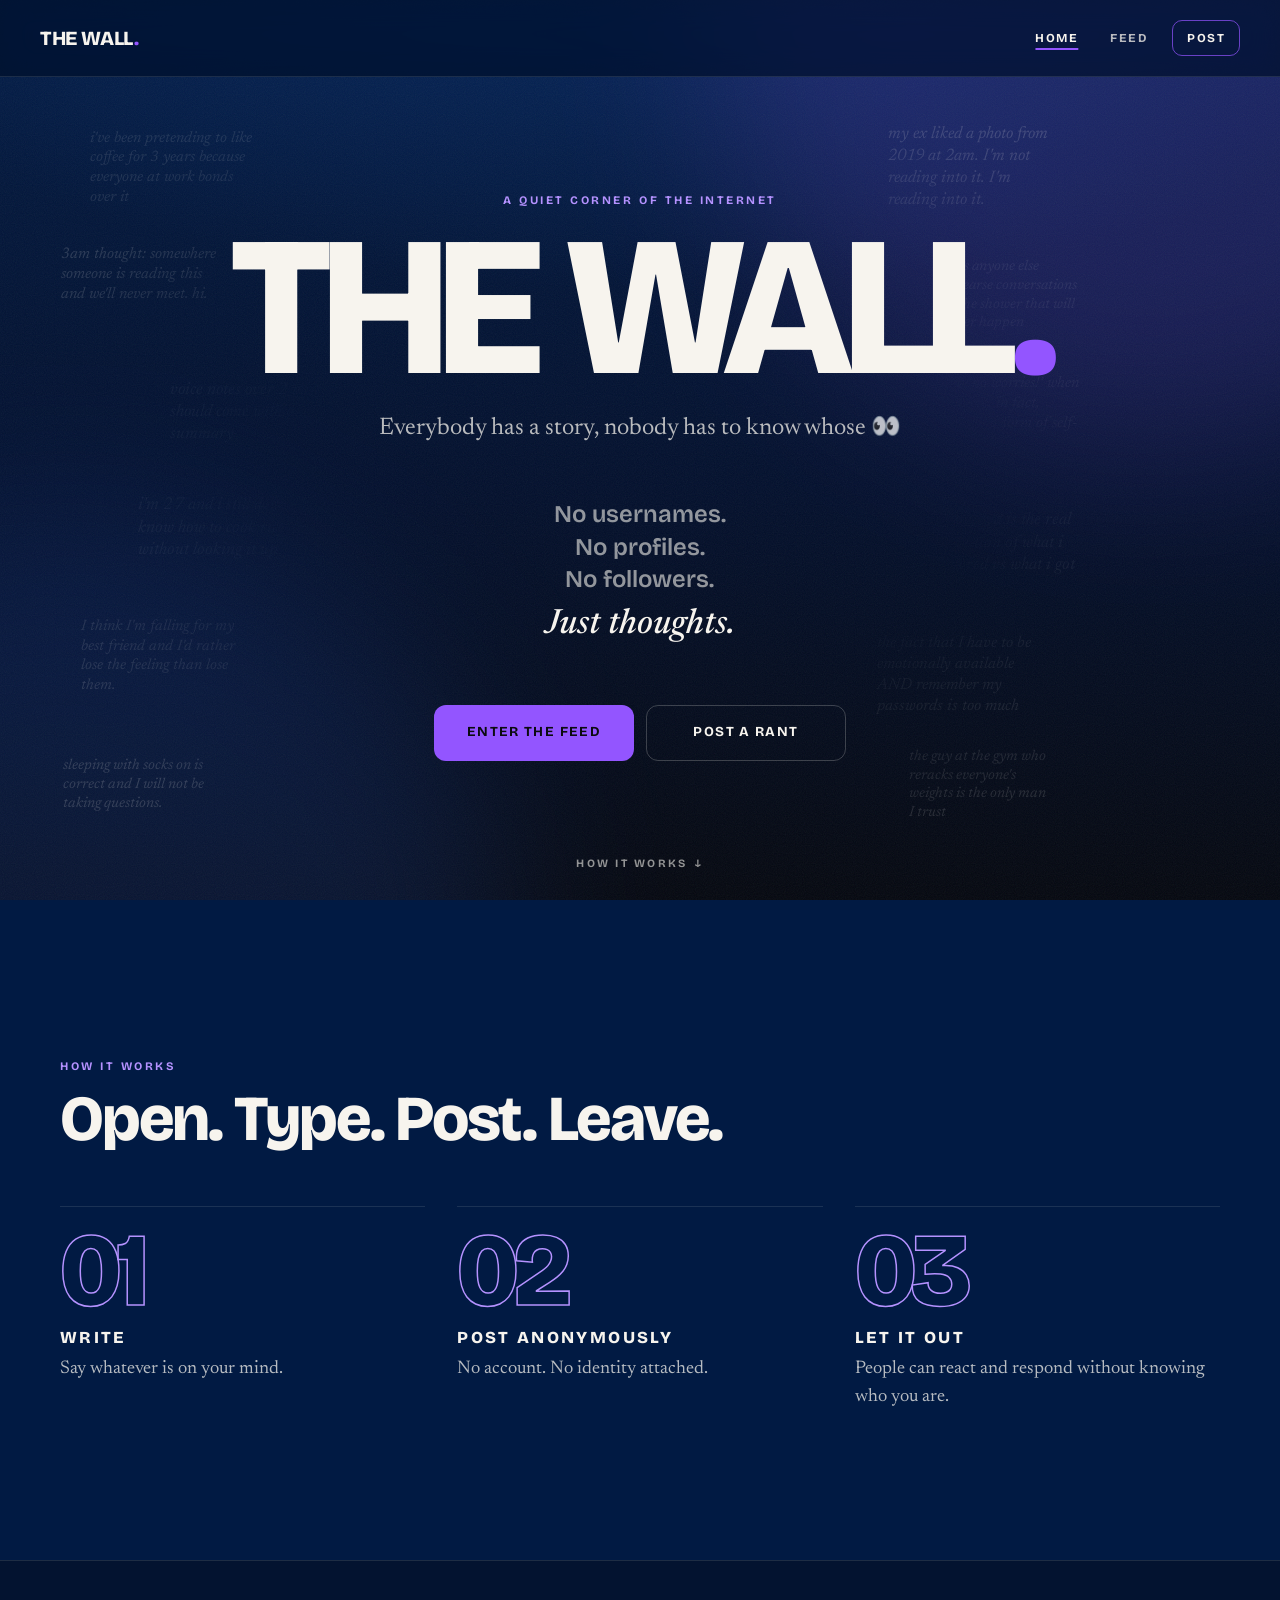
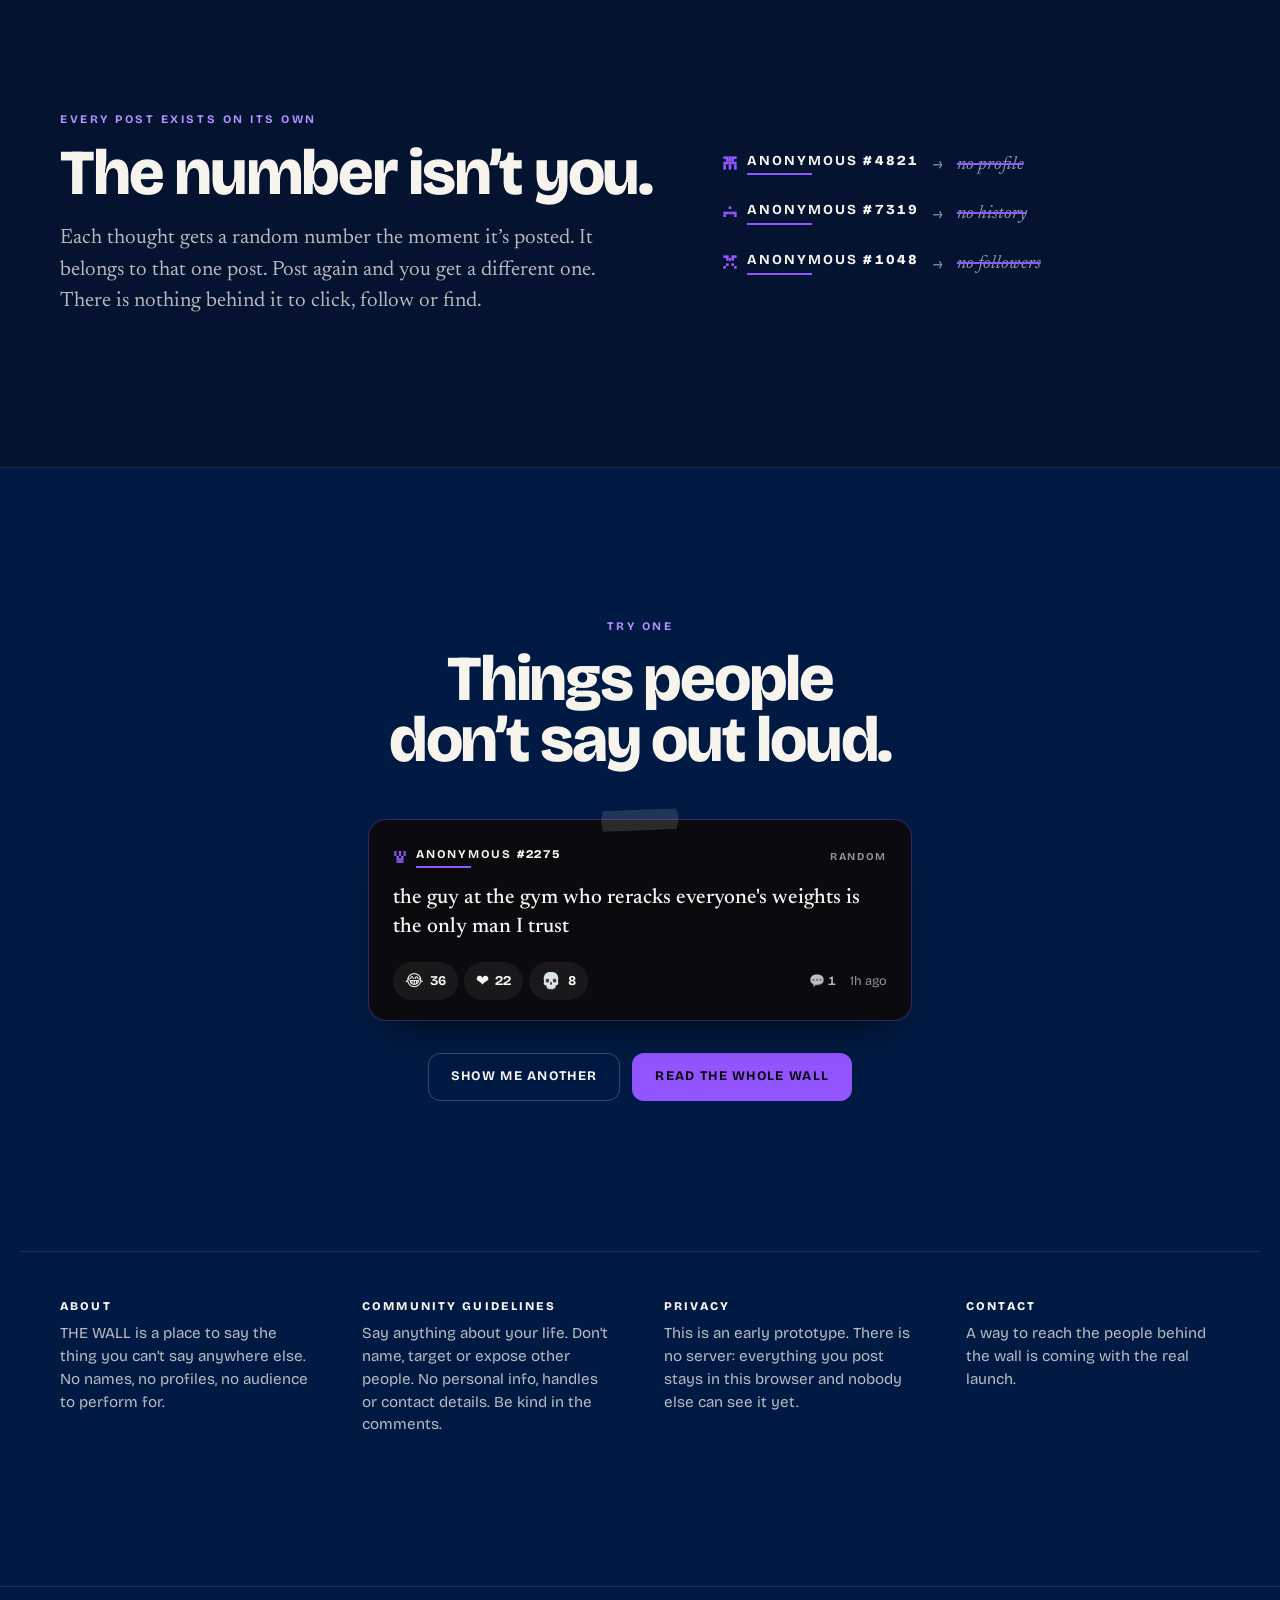
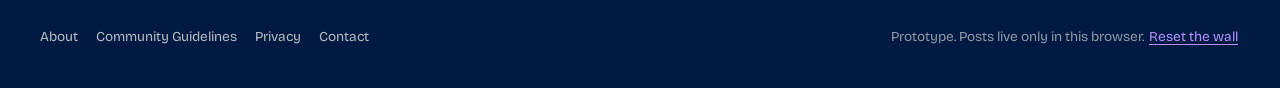
<file: index.html>
<!doctype html>
<html lang="en">
<head>
  <meta charset="utf-8">
  <meta name="viewport" content="width=device-width, initial-scale=1, viewport-fit=cover">
  <title>THE WALL. — Everybody has a story</title>
  <meta name="description" content="An anonymous corner of the internet. No usernames. No profiles. No followers. Just thoughts.">
  <meta name="theme-color" content="#011A43">
  <link rel="preconnect" href="https://fonts.googleapis.com">
  <link rel="preconnect" href="https://fonts.gstatic.com" crossorigin>
  <link rel="stylesheet" href="https://fonts.googleapis.com/css2?family=Bricolage+Grotesque:opsz,wght@12..96,400..800&family=Newsreader:ital,opsz,wght@0,6..72,400..700;1,6..72,400..600&display=swap">
  <link rel="stylesheet" href="css/style.css">
  <link rel="stylesheet" href="css/responsive.css">
</head>
<body class="page-home">
  <a class="skip" href="#main">Skip to content</a>
  <div class="ambient" aria-hidden="true"><span></span><span></span></div>

  <header class="site-head">
    <a class="logo" href="index.html">THE WALL<span class="dot">.</span></a>
    <nav aria-label="Main">
      <ul class="nav">
        <li><a href="index.html" aria-current="page">Home</a></li>
        <li><a href="feed.html">Feed</a></li>
        <li><a class="nav__post" href="create.html">Post</a></li>
      </ul>
    </nav>
  </header>

  <main id="main">
    <section class="hero" aria-labelledby="hero-title">
      <div class="hero__whispers" id="whispers" aria-hidden="true"></div>
      <div class="hero__inner">
        <p class="eyebrow">A quiet corner of the internet</p>
        <h1 class="hero__title" id="hero-title">THE WALL<span class="dot">.</span></h1>
        <p class="hero__tagline">Everybody has a story, nobody has to know whose <span aria-hidden="true">👀</span></p>
        <ul class="hero__nos">
          <li>No usernames.</li>
          <li>No profiles.</li>
          <li>No followers.</li>
          <li class="yes">Just thoughts.</li>
        </ul>
        <div class="actions actions--center hero__cta">
          <a class="btn btn--primary btn--lg" href="feed.html">Enter the feed</a>
          <a class="btn btn--ghost btn--lg" href="create.html">Post a rant</a>
        </div>
      </div>
      <a class="hero__scroll" href="#how">How it works <span aria-hidden="true">↓</span></a>
    </section>

    <section class="section how" id="how" aria-labelledby="how-title">
      <div class="wrap">
        <p class="eyebrow">How it works</p>
        <h2 class="section-title" id="how-title">Open. Type. Post. Leave.</h2>
        <ol class="steps">
          <li>
            <span class="steps__num" aria-hidden="true">01</span>
            <h3>Write</h3>
            <p>Say whatever is on your mind.</p>
          </li>
          <li>
            <span class="steps__num" aria-hidden="true">02</span>
            <h3>Post anonymously</h3>
            <p>No account. No identity attached.</p>
          </li>
          <li>
            <span class="steps__num" aria-hidden="true">03</span>
            <h3>Let it out</h3>
            <p>People can react and respond without knowing who you are.</p>
          </li>
        </ol>
      </div>
    </section>

    <section class="section identity" aria-labelledby="identity-title">
      <div class="wrap identity__grid">
        <div>
          <p class="eyebrow">Every post exists on its own</p>
          <h2 class="section-title" id="identity-title">The number isn’t you.</h2>
          <p class="lede">Each thought gets a random number the moment it’s posted. It belongs to that one post. Post again and you get a different one. There is nothing behind it to click, follow or find.</p>
        </div>
        <ul class="identity__list" aria-label="Examples of anonymous numbers">
          <li><span data-anon="4821"></span><span class="identity__arrow" aria-hidden="true">→</span><span class="identity__void">no profile</span></li>
          <li><span data-anon="7319"></span><span class="identity__arrow" aria-hidden="true">→</span><span class="identity__void">no history</span></li>
          <li><span data-anon="1048"></span><span class="identity__arrow" aria-hidden="true">→</span><span class="identity__void">no followers</span></li>
        </ul>
      </div>
    </section>

    <section class="section sample" aria-labelledby="sample-title">
      <div class="wrap">
        <p class="eyebrow">Try one</p>
        <h2 class="section-title" id="sample-title">Things people don’t say out loud.</h2>
        <div class="sample__card" id="sample" aria-live="polite"></div>
        <div class="actions actions--center">
          <button type="button" class="btn btn--ghost" id="sample-next">Show me another</button>
          <a class="btn btn--primary" href="feed.html">Read the whole wall</a>
        </div>
      </div>
    </section>

    <section class="section fine" aria-label="The fine print">
      <div class="wrap fine__grid">
        <div id="about">
          <h2>About</h2>
          <p>THE WALL is a place to say the thing you can’t say anywhere else. No names, no profiles, no audience to perform for.</p>
        </div>
        <div id="guidelines">
          <h2>Community guidelines</h2>
          <p>Say anything about your life. Don’t name, target or expose other people. No personal info, handles or contact details. Be kind in the comments.</p>
        </div>
        <div id="privacy">
          <h2>Privacy</h2>
          <p>This is an early prototype. There is no server: everything you post stays in this browser and nobody else can see it yet.</p>
        </div>
        <div id="contact">
          <h2>Contact</h2>
          <p>A way to reach the people behind the wall is coming with the real launch.</p>
        </div>
      </div>
    </section>
  </main>

  <footer class="site-foot">
    <nav aria-label="Footer">
      <ul class="foot-links">
        <li><a href="#about">About</a></li>
        <li><a href="#guidelines">Community Guidelines</a></li>
        <li><a href="#privacy">Privacy</a></li>
        <li><a href="#contact">Contact</a></li>
      </ul>
    </nav>
    <p class="foot-note">Prototype. Posts live only in this browser. <button type="button" class="link-btn" data-reset>Reset the wall</button></p>
  </footer>

  <script src="js/data.js"></script>
  <script src="js/app.js"></script>
  <script src="js/interactions.js"></script>
  <script src="js/home.js"></script>
</body>
</html>
</file>
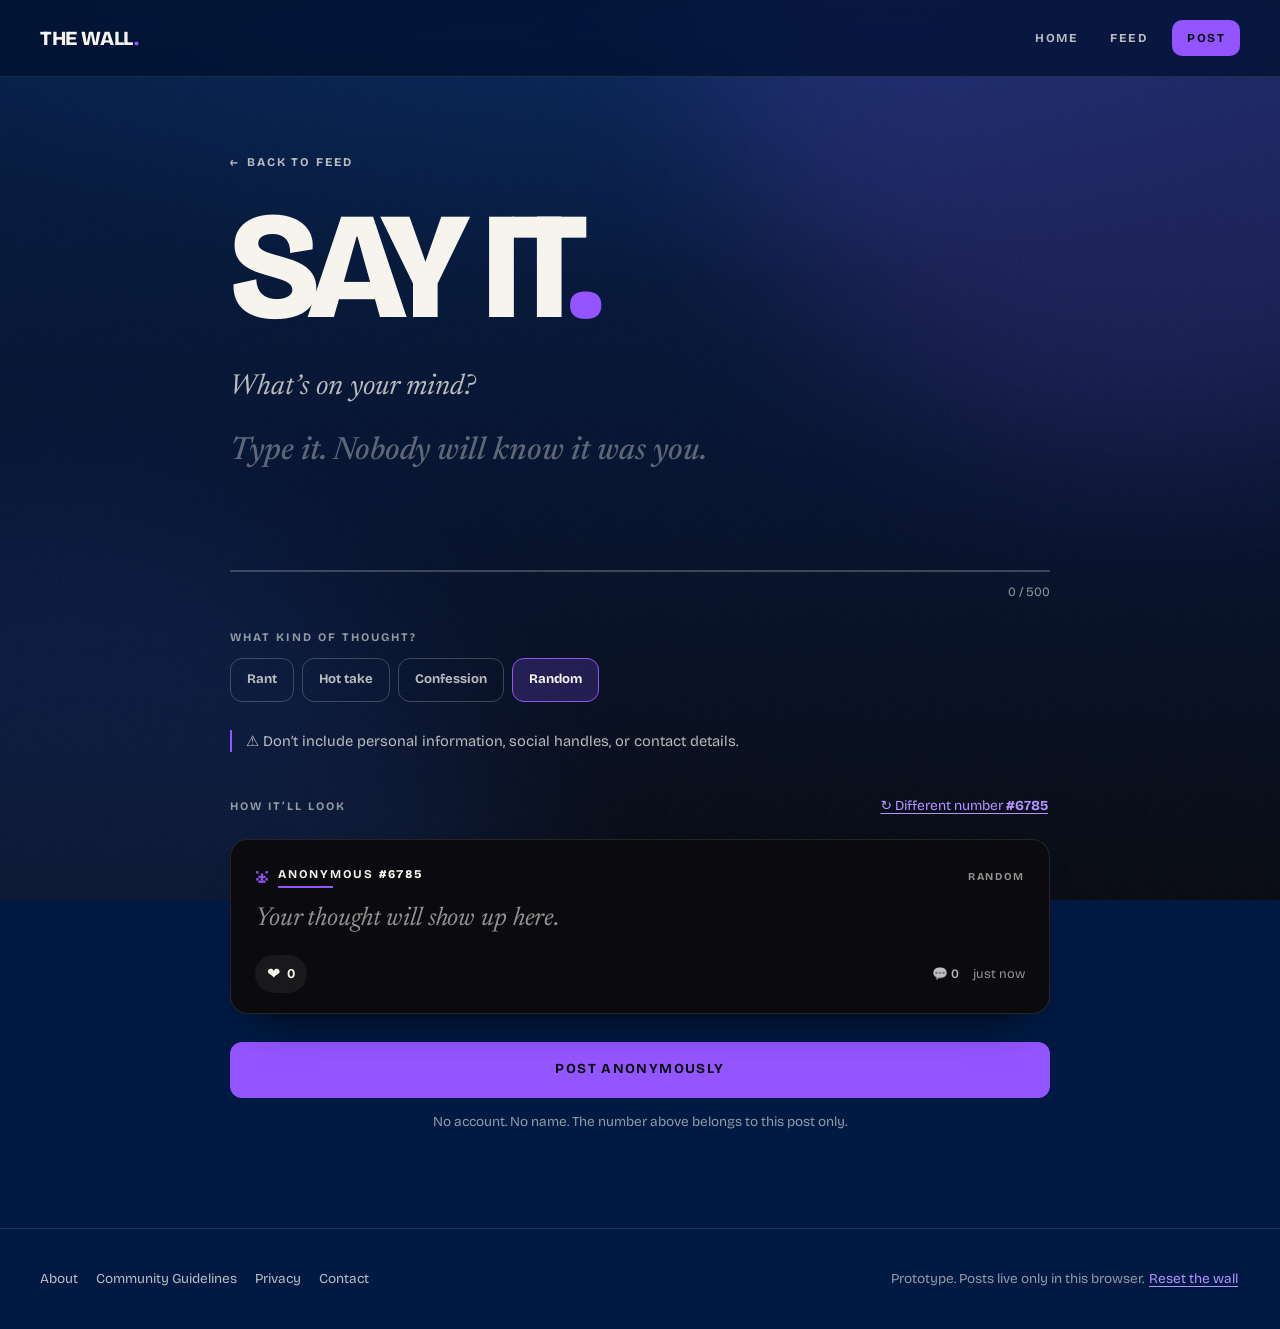
<file: create.html>
<!doctype html>
<html lang="en">
<head>
  <meta charset="utf-8">
  <meta name="viewport" content="width=device-width, initial-scale=1, viewport-fit=cover">
  <title>Say it — THE WALL.</title>
  <meta name="description" content="Post an anonymous thought on THE WALL. No account needed.">
  <meta name="theme-color" content="#011A43">
  <link rel="preconnect" href="https://fonts.googleapis.com">
  <link rel="preconnect" href="https://fonts.gstatic.com" crossorigin>
  <link rel="stylesheet" href="https://fonts.googleapis.com/css2?family=Bricolage+Grotesque:opsz,wght@12..96,400..800&family=Newsreader:ital,opsz,wght@0,6..72,400..700;1,6..72,400..600&display=swap">
  <link rel="stylesheet" href="css/style.css">
  <link rel="stylesheet" href="css/responsive.css">
</head>
<body class="page-create">
  <a class="skip" href="#main">Skip to content</a>
  <div class="ambient" aria-hidden="true"><span></span><span></span></div>

  <header class="site-head">
    <a class="logo" href="index.html">THE WALL<span class="dot">.</span></a>
    <nav aria-label="Main">
      <ul class="nav">
        <li><a href="index.html">Home</a></li>
        <li><a href="feed.html">Feed</a></li>
        <li><a class="nav__post" href="create.html" aria-current="page">Post</a></li>
      </ul>
    </nav>
  </header>

  <main id="main" class="page page--narrow">
    <div id="compose" class="compose">
      <a class="back" href="feed.html"><span aria-hidden="true">←</span> Back to feed</a>
      <h1 class="say__title">Say it<span class="dot">.</span></h1>

      <form id="say-form" class="say" novalidate>
        <label class="say__label" for="say-input">What’s on your mind?</label>
        <textarea id="say-input" class="say__input" rows="3" maxlength="500"
          placeholder="Type it. Nobody will know it was you."
          aria-describedby="say-counter say-warn say-issues"></textarea>
        <div class="say__row">
          <span class="counter" id="say-counter" aria-live="off">0 / 500</span>
        </div>

        <fieldset class="cats">
          <legend>What kind of thought?</legend>
          <label class="cat"><input type="radio" name="cat" value="rant"><span>Rant</span></label>
          <label class="cat"><input type="radio" name="cat" value="hottake"><span>Hot take</span></label>
          <label class="cat"><input type="radio" name="cat" value="confession"><span>Confession</span></label>
          <label class="cat"><input type="radio" name="cat" value="random" checked><span>Random</span></label>
        </fieldset>

        <p class="say__warn" id="say-warn"><span aria-hidden="true">⚠️</span> Don’t include personal information, social handles, or contact details.</p>
        <ul class="issues" id="say-issues" aria-live="polite"></ul>

        <div class="preview-wrap">
          <div class="preview-wrap__head">
            <p class="preview-wrap__label">How it’ll look</p>
            <button type="button" class="link-btn" id="reroll">↻ Different number <b></b></button>
          </div>
          <div class="preview" id="preview" inert></div>
        </div>

        <button type="submit" class="btn btn--primary btn--lg btn--block">Post anonymously</button>
        <p class="say__hint">No account. No name. The number above belongs to this post only.</p>
      </form>
    </div>

    <section id="success" class="success" hidden aria-labelledby="success-title">
      <h1 class="success__title" id="success-title" tabindex="-1">Your thought is out there.</h1>
      <p class="success__sub">It has its own number now. It isn’t linked to you, and it never will be.</p>
      <div class="success__card" id="success-card"></div>
      <div class="actions actions--center success__actions">
        <a class="btn btn--primary" id="success-feed" href="feed.html">See it on the wall</a>
        <a class="btn btn--ghost" id="success-open" href="feed.html">Open your post</a>
        <button type="button" class="btn btn--ghost" id="say-again">Say something else</button>
      </div>
    </section>
  </main>

  <footer class="site-foot">
    <nav aria-label="Footer">
      <ul class="foot-links">
        <li><a href="index.html#about">About</a></li>
        <li><a href="index.html#guidelines">Community Guidelines</a></li>
        <li><a href="index.html#privacy">Privacy</a></li>
        <li><a href="index.html#contact">Contact</a></li>
      </ul>
    </nav>
    <p class="foot-note">Prototype. Posts live only in this browser. <button type="button" class="link-btn" data-reset>Reset the wall</button></p>
  </footer>

  <script src="js/data.js"></script>
  <script src="js/app.js"></script>
  <script src="js/interactions.js"></script>
  <script src="js/create.js"></script>
</body>
</html>
</file>
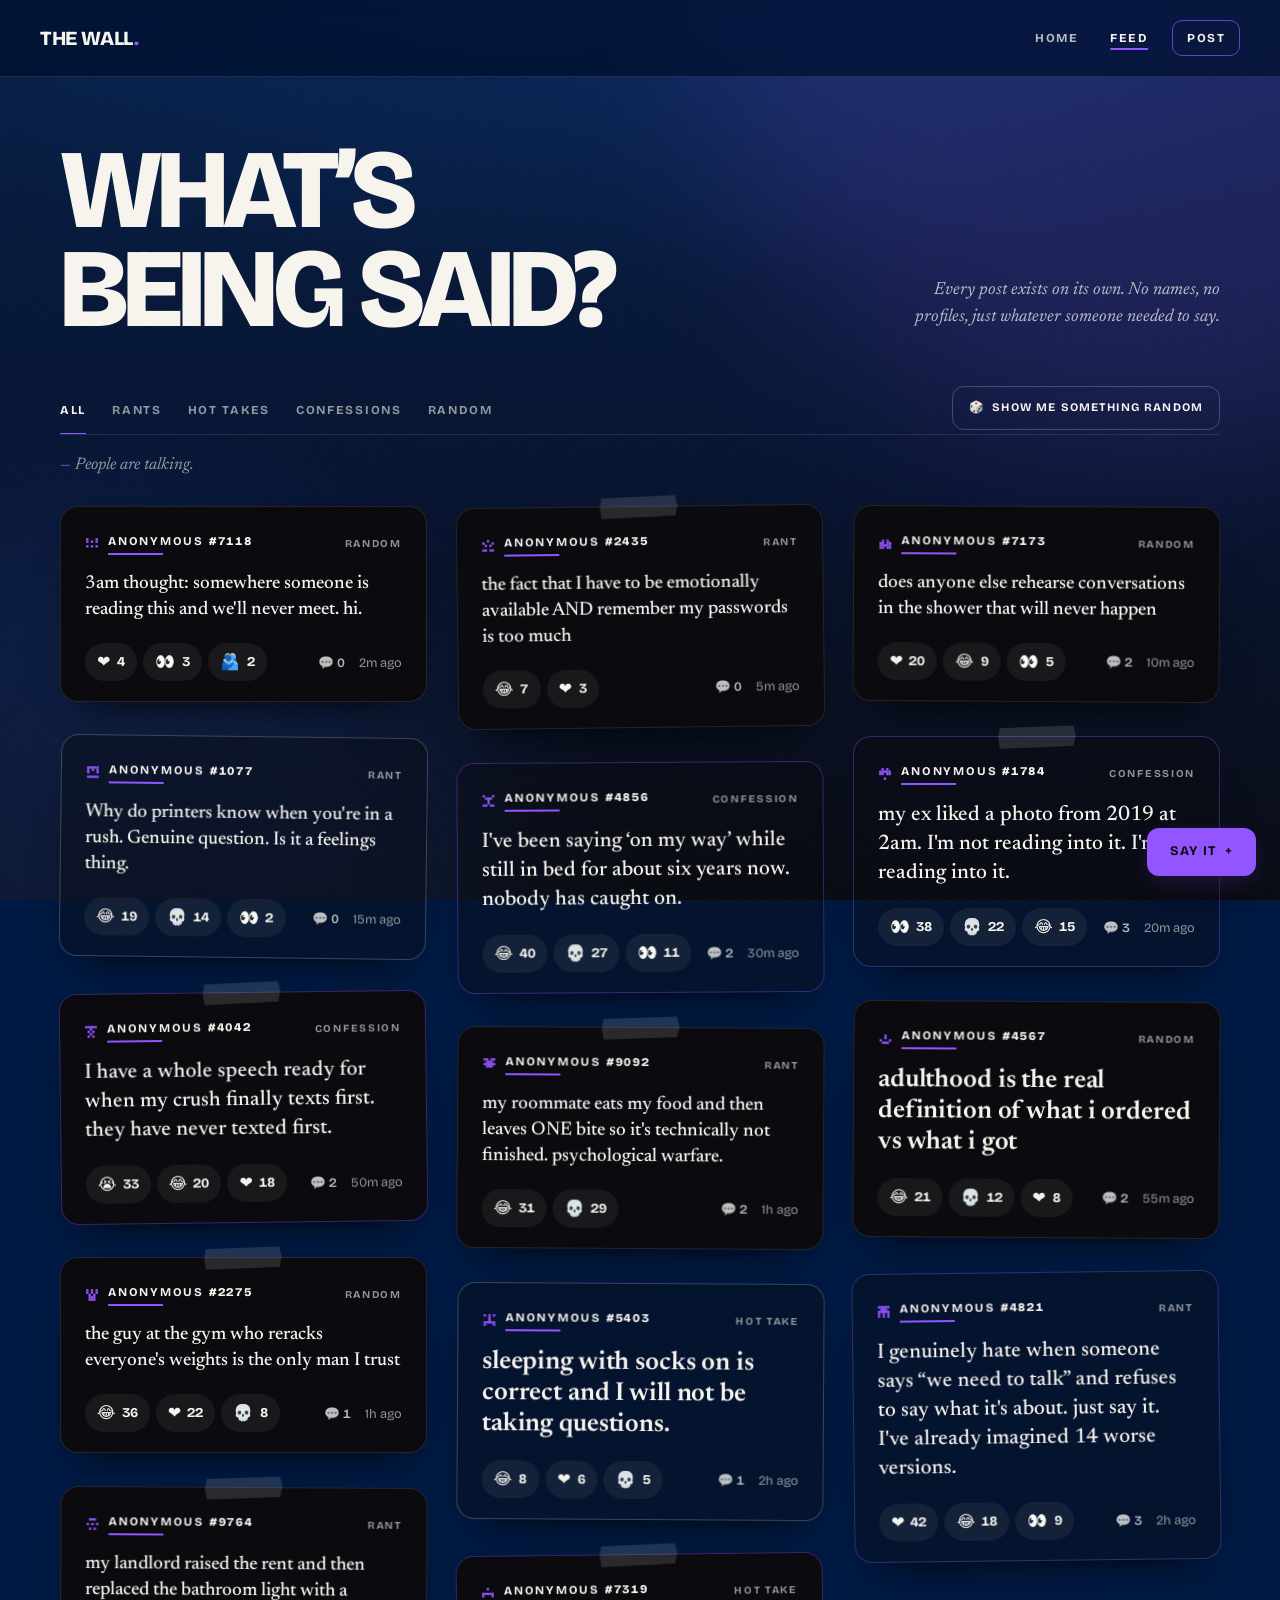
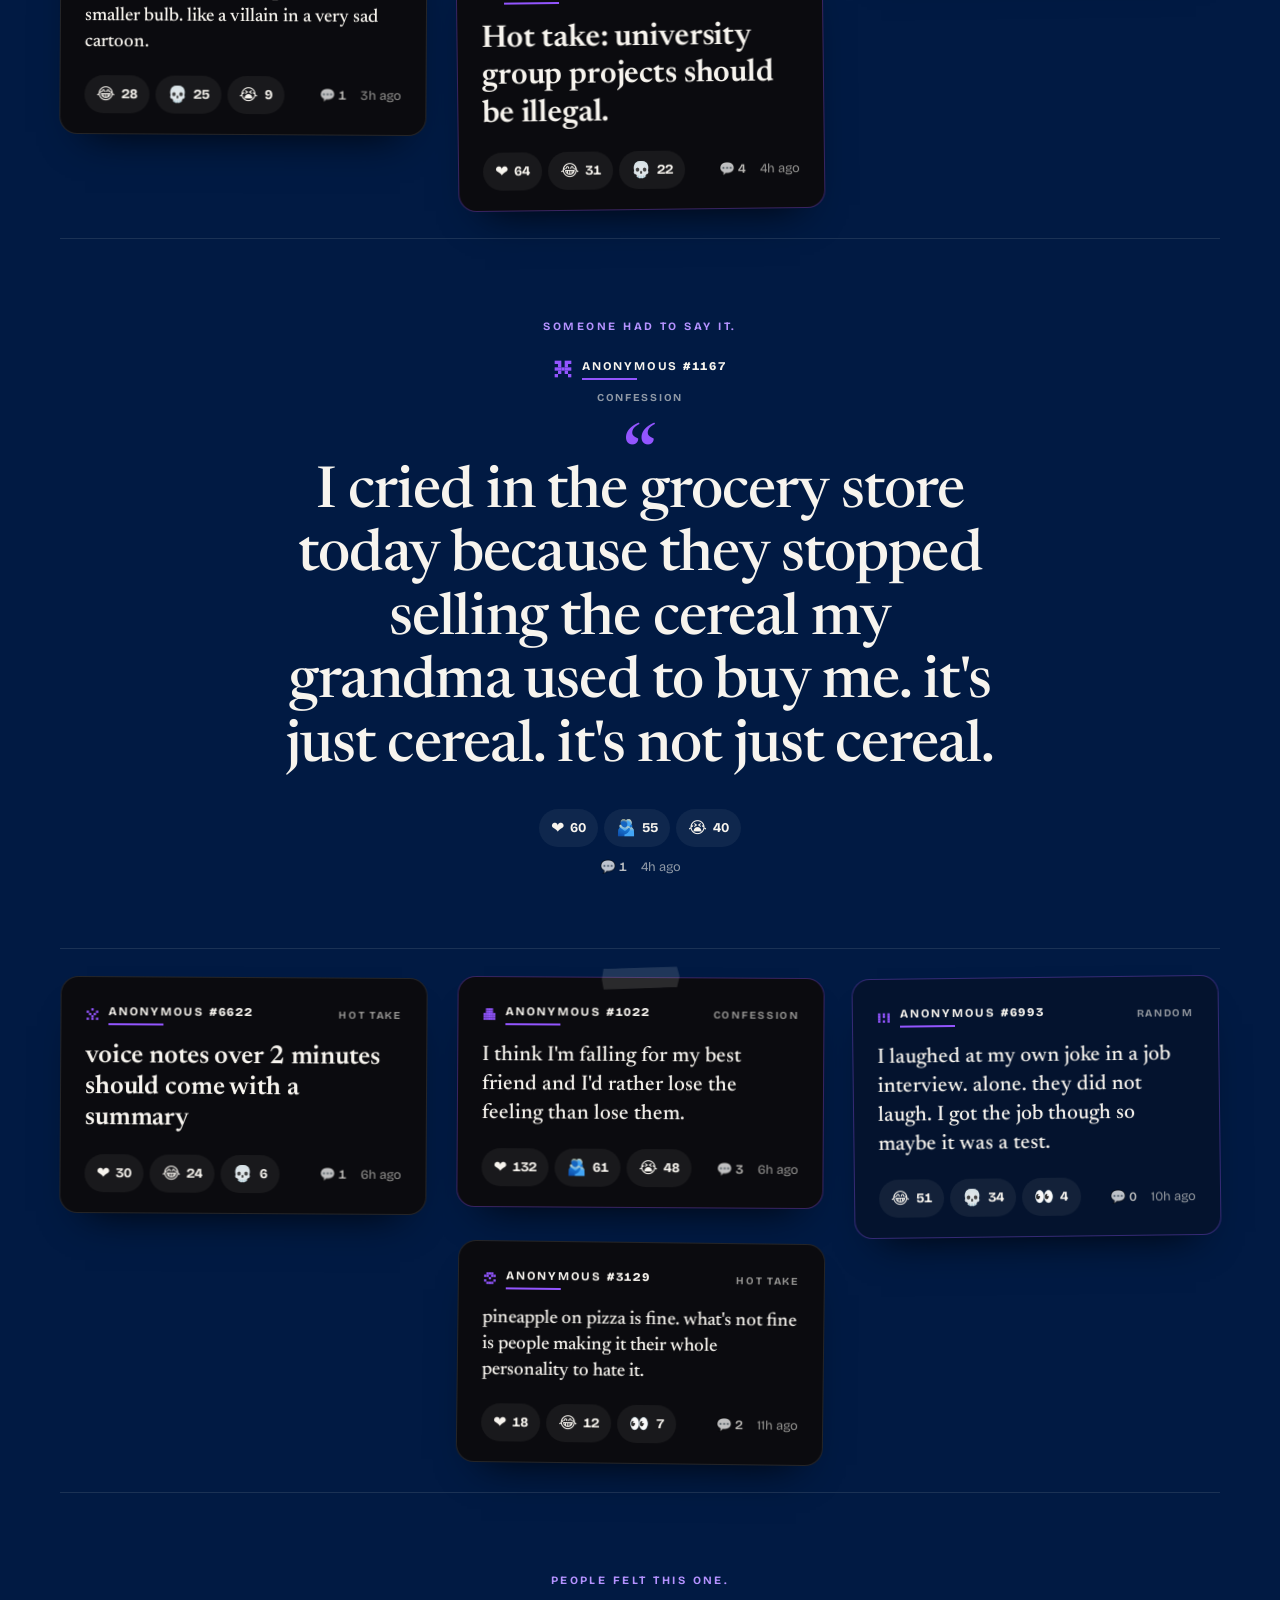
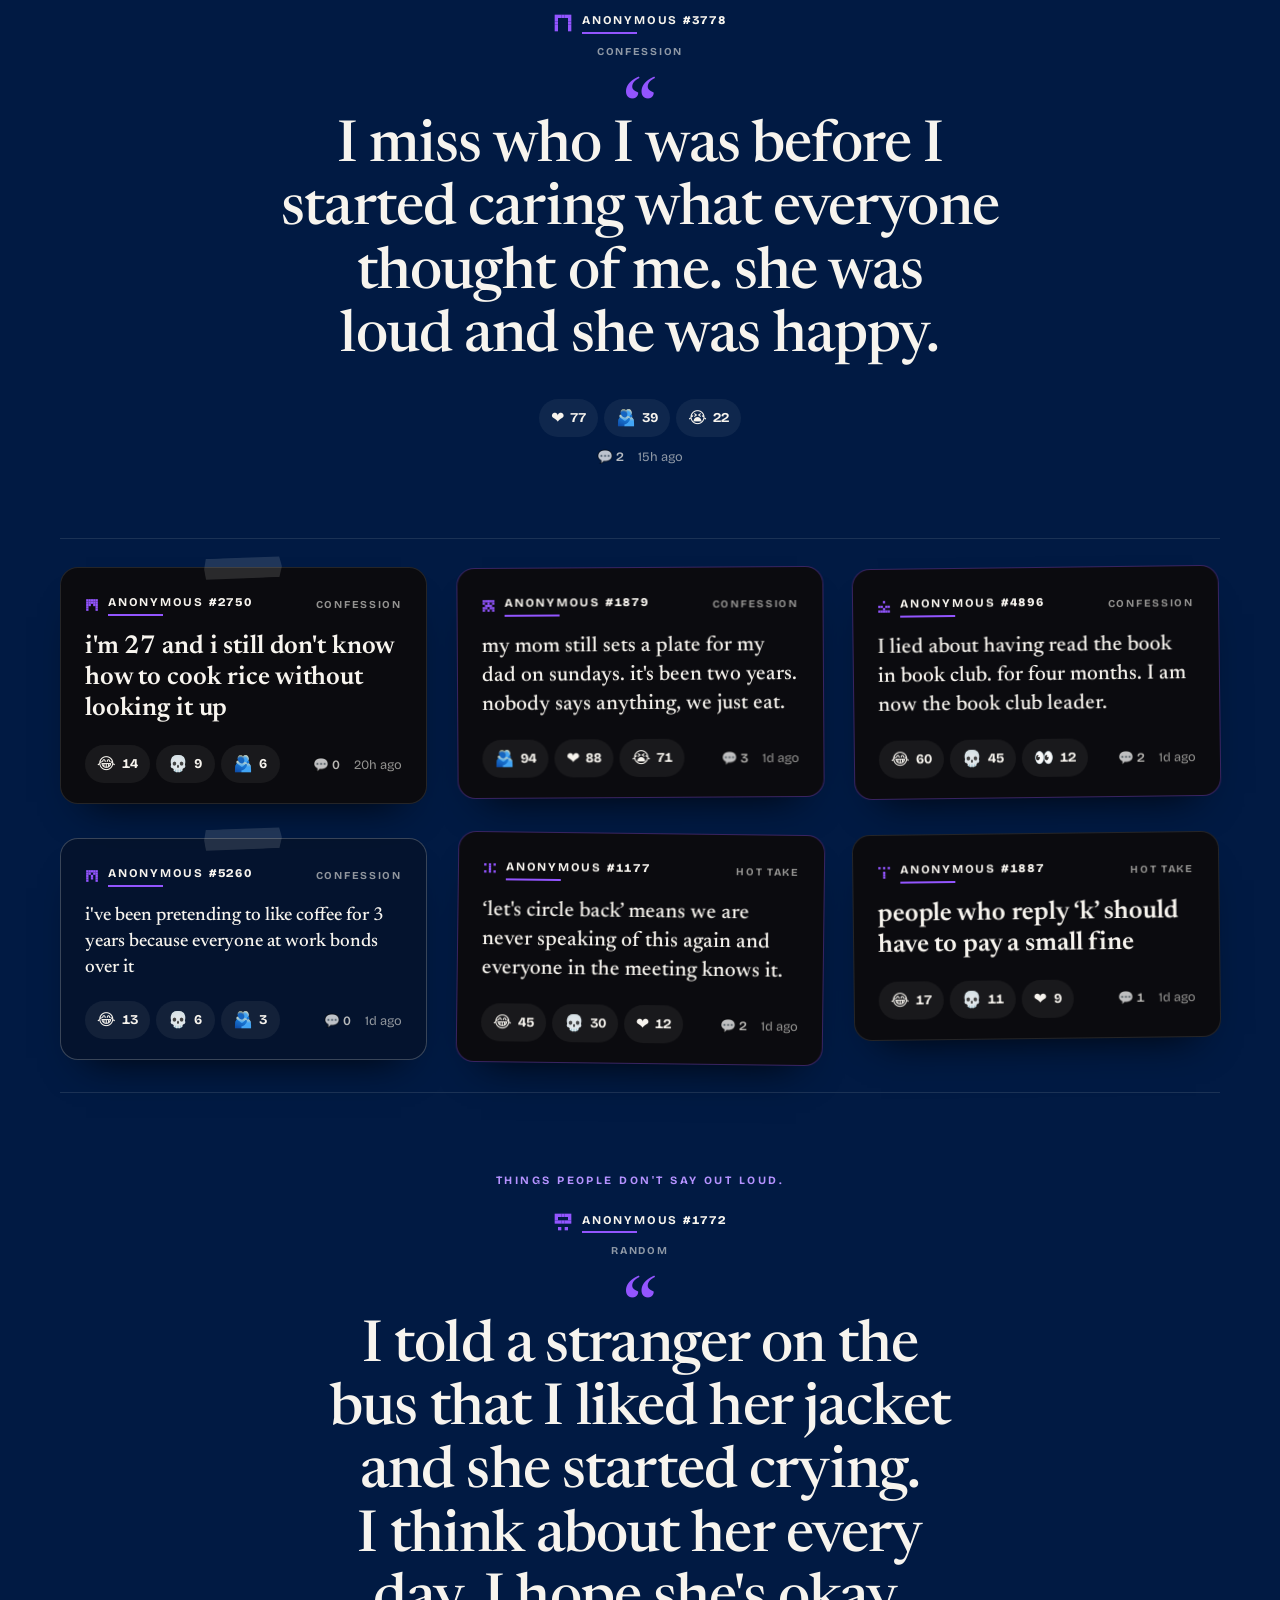
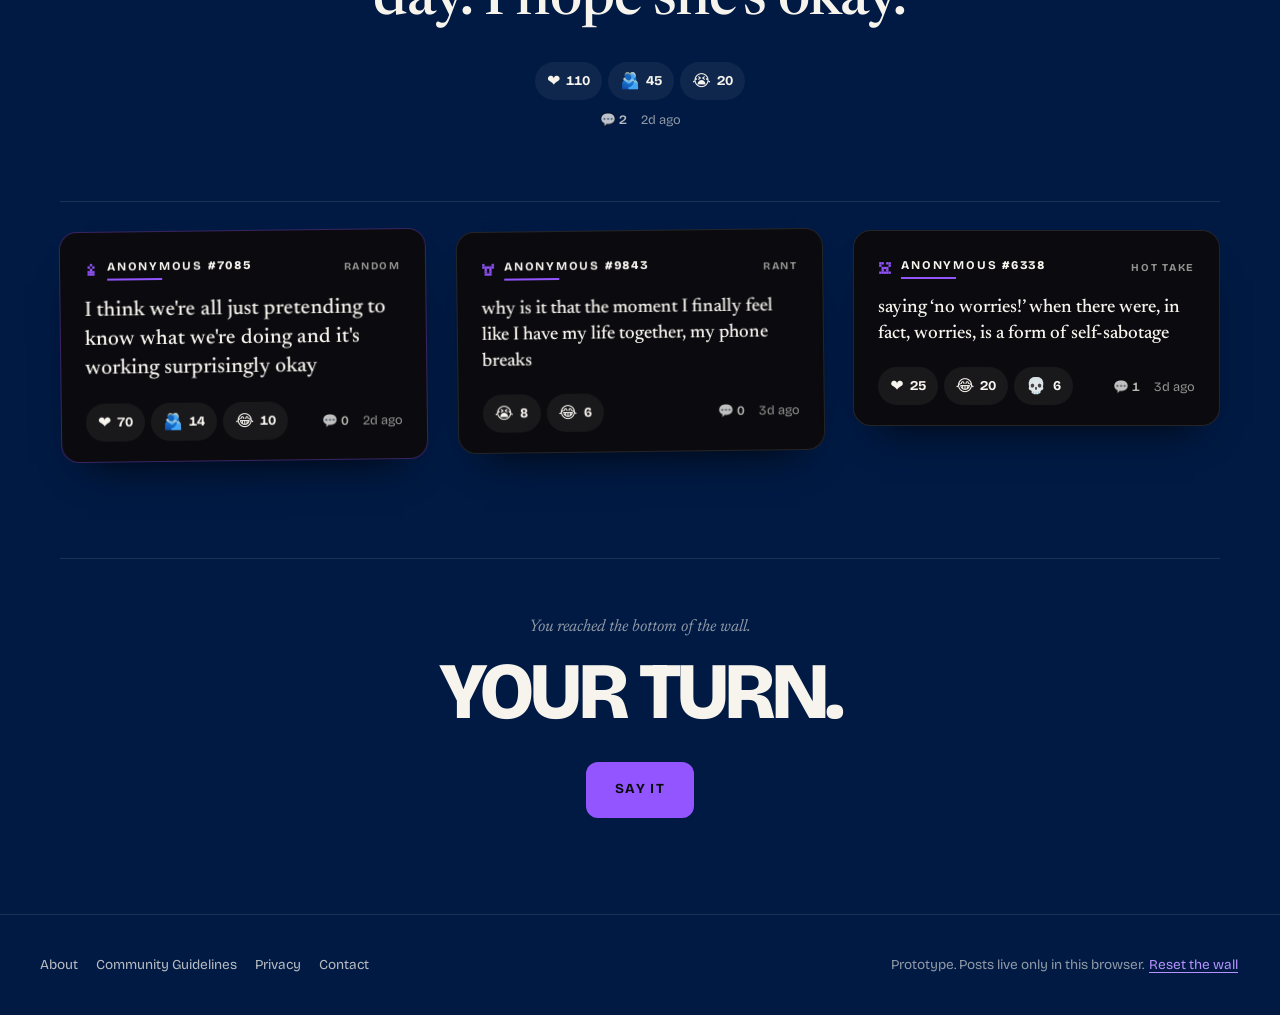
<file: feed.html>
<!doctype html>
<html lang="en">
<head>
  <meta charset="utf-8">
  <meta name="viewport" content="width=device-width, initial-scale=1, viewport-fit=cover">
  <title>Feed — THE WALL.</title>
  <meta name="description" content="What's being said on THE WALL. Anonymous thoughts, rants, hot takes and confessions.">
  <meta name="theme-color" content="#011A43">
  <link rel="preconnect" href="https://fonts.googleapis.com">
  <link rel="preconnect" href="https://fonts.gstatic.com" crossorigin>
  <link rel="stylesheet" href="https://fonts.googleapis.com/css2?family=Bricolage+Grotesque:opsz,wght@12..96,400..800&family=Newsreader:ital,opsz,wght@0,6..72,400..700;1,6..72,400..600&display=swap">
  <link rel="stylesheet" href="css/style.css">
  <link rel="stylesheet" href="css/responsive.css">
</head>
<body class="page-feed">
  <a class="skip" href="#main">Skip to content</a>
  <div class="ambient" aria-hidden="true"><span></span><span></span></div>

  <header class="site-head">
    <a class="logo" href="index.html">THE WALL<span class="dot">.</span></a>
    <nav aria-label="Main">
      <ul class="nav">
        <li><a href="index.html">Home</a></li>
        <li><a href="feed.html" aria-current="page">Feed</a></li>
        <li><a class="nav__post" href="create.html">Post</a></li>
      </ul>
    </nav>
  </header>

  <main id="main" class="page">
    <header class="feed-head">
      <h1 class="feed-head__title">What’s being said?</h1>
      <p class="feed-head__sub">Every post exists on its own. No names, no profiles, just whatever someone needed to say.</p>
    </header>

    <div class="controls">
      <div class="filters" role="group" aria-label="Filter thoughts">
        <button type="button" class="filter" data-filter="all" aria-pressed="true">All</button>
        <button type="button" class="filter" data-filter="rant" aria-pressed="false">Rants</button>
        <button type="button" class="filter" data-filter="hottake" aria-pressed="false">Hot takes</button>
        <button type="button" class="filter" data-filter="confession" aria-pressed="false">Confessions</button>
        <button type="button" class="filter" data-filter="random" aria-pressed="false">Random</button>
      </div>
      <button type="button" class="btn btn--ghost btn--sm random-btn" data-random><span aria-hidden="true">🎲</span> Show me something random</button>
    </div>

    <p class="filter-line" id="filter-line" aria-live="polite"></p>

    <div class="stream" id="stream"></div>

    <section class="wall-end" aria-labelledby="end-title">
      <p class="wall-end__eyebrow">You reached the bottom of the wall.</p>
      <h2 class="wall-end__title" id="end-title">Your turn.</h2>
      <a class="btn btn--primary btn--lg" href="create.html">Say it</a>
    </section>
  </main>

  <a class="fab btn btn--primary" href="create.html">Say it <span aria-hidden="true">+</span></a>

  <footer class="site-foot">
    <nav aria-label="Footer">
      <ul class="foot-links">
        <li><a href="index.html#about">About</a></li>
        <li><a href="index.html#guidelines">Community Guidelines</a></li>
        <li><a href="index.html#privacy">Privacy</a></li>
        <li><a href="index.html#contact">Contact</a></li>
      </ul>
    </nav>
    <p class="foot-note">Prototype. Posts live only in this browser. <button type="button" class="link-btn" data-reset>Reset the wall</button></p>
  </footer>

  <script src="js/data.js"></script>
  <script src="js/app.js"></script>
  <script src="js/interactions.js"></script>
  <script src="js/feed.js"></script>
</body>
</html>
</file>
<file: css/style.css>
/* =========================================================
   THE WALL. — base styles (mobile first)
   Layout changes for larger screens live in responsive.css
   ========================================================= */

:root {
  --violet: #9355FF;
  --violet-soft: #B592FF;
  --obsidian: #0B0B0F;
  --blue: #011A43;
  --ivory: #F7F4EE;

  --ink-2: rgba(247, 244, 238, 0.74);
  --ink-3: rgba(247, 244, 238, 0.58);
  --line: rgba(247, 244, 238, 0.11);
  --line-2: rgba(247, 244, 238, 0.22);
  --danger: #FFA3B1;

  --sans: "Bricolage Grotesque", system-ui, -apple-system, "Segoe UI", Roboto, sans-serif, "Apple Color Emoji", "Segoe UI Emoji", "Noto Color Emoji";
  --serif: "Newsreader", "Iowan Old Style", Georgia, serif, "Apple Color Emoji", "Segoe UI Emoji", "Noto Color Emoji";

  --radius: 18px;
  --gutter: 16px;
  --gap: 18px;
  --max: 1240px;
  --ease: cubic-bezier(0.2, 0.7, 0.2, 1);

  color-scheme: dark;
}

@view-transition { navigation: auto; }
::view-transition-old(root),
::view-transition-new(root) { animation-duration: 0.22s; }
.site-head { view-transition-name: site-head; }

*,
*::before,
*::after { box-sizing: border-box; }

html {
  -webkit-text-size-adjust: 100%;
  scroll-behavior: smooth;
  scroll-padding-top: 80px;
}

body {
  margin: 0;
  min-height: 100vh;
  min-height: 100svh;
  display: flex;
  flex-direction: column;
  background: var(--blue);
  color: var(--ivory);
  font-family: var(--sans);
  font-size: 1rem;
  line-height: 1.5;
  -webkit-font-smoothing: antialiased;
  overflow-x: hidden;
}

main { flex: 1; animation: page-in 0.45s var(--ease) both; }

img, svg { display: block; }
h1, h2, h3 { margin: 0; line-height: 1.05; }
p { margin: 0; }
a { color: inherit; }
button, input, textarea { font: inherit; color: inherit; }
button { cursor: pointer; }

::selection { background: var(--violet); color: var(--obsidian); }

:focus-visible {
  outline: 2px solid var(--violet-soft);
  outline-offset: 3px;
  border-radius: 6px;
}

.visually-hidden {
  position: absolute !important;
  width: 1px; height: 1px;
  padding: 0; margin: -1px;
  overflow: hidden;
  clip: rect(0 0 0 0);
  white-space: nowrap;
  border: 0;
}

.skip {
  position: absolute;
  left: 16px; top: -100px;
  z-index: 100;
  padding: 12px 16px;
  background: var(--ivory);
  color: var(--obsidian);
  border-radius: 10px;
  font-weight: 700;
  text-decoration: none;
}
.skip:focus { top: 12px; }

.dot { color: var(--violet); }

/* ---------- ambient background ---------- */

.ambient {
  position: fixed;
  inset: 0;
  z-index: -1;
  overflow: hidden;
  background:
    radial-gradient(120% 70% at 50% -10%, #06275e 0%, transparent 60%),
    linear-gradient(180deg, var(--blue) 0%, #020f2c 55%, #04070f 100%);
}
.ambient span {
  position: absolute;
  width: 70vmax; height: 70vmax;
  border-radius: 50%;
  filter: blur(90px);
  opacity: 0.16;
  animation: drift 38s ease-in-out infinite alternate;
}
.ambient span:first-child {
  background: var(--violet);
  top: -35vmax; right: -25vmax;
}
.ambient span:last-child {
  background: #1b4bb8;
  bottom: -40vmax; left: -30vmax;
  opacity: 0.2;
  animation-duration: 46s;
  animation-direction: alternate-reverse;
}
/* film grain keeps the dark gradients from banding and adds texture */
.ambient::after {
  content: "";
  position: absolute;
  inset: 0;
  opacity: 0.07;
  background-image: url("data:image/svg+xml,%3Csvg xmlns='http://www.w3.org/2000/svg' width='160' height='160'%3E%3Cfilter id='n'%3E%3CfeTurbulence type='fractalNoise' baseFrequency='.9' numOctaves='3' stitchTiles='stitch'/%3E%3C/filter%3E%3Crect width='100%25' height='100%25' filter='url(%23n)'/%3E%3C/svg%3E");
}

/* ---------- header / nav ---------- */

.site-head {
  position: sticky;
  top: 0;
  z-index: 20;
  display: flex;
  align-items: center;
  justify-content: space-between;
  gap: 12px;
  padding: 12px var(--gutter);
  padding-top: max(12px, env(safe-area-inset-top));
  background: rgba(1, 16, 42, 0.72);
  -webkit-backdrop-filter: blur(14px) saturate(1.2);
  backdrop-filter: blur(14px) saturate(1.2);
  border-bottom: 1px solid var(--line);
}

.logo {
  font-weight: 800;
  font-size: 1.1rem;
  letter-spacing: -0.02em;
  text-decoration: none;
  white-space: nowrap;
}

.nav {
  display: flex;
  align-items: center;
  gap: 2px;
  margin: 0;
  padding: 0;
  list-style: none;
}
.nav a {
  display: inline-flex;
  align-items: center;
  min-height: 44px;
  padding: 0 9px;
  font-size: 0.74rem;
  font-weight: 700;
  letter-spacing: 0.12em;
  text-transform: uppercase;
  text-decoration: none;
  color: var(--ink-2);
  transition: color 0.2s;
}
.nav a:hover { color: var(--ivory); }
.nav a[aria-current="page"] {
  color: var(--ivory);
  text-decoration: underline;
  text-decoration-color: var(--violet);
  text-decoration-thickness: 2px;
  text-underline-offset: 6px;
}
.nav .nav__post {
  margin-left: 4px;
  padding: 0 14px;
  min-height: 36px;
  border: 1px solid rgba(147, 85, 255, 0.7);
  border-radius: 10px;
  color: var(--ivory);
}
.nav .nav__post:hover { background: rgba(147, 85, 255, 0.16); }
.nav .nav__post[aria-current="page"] { background: var(--violet); color: var(--obsidian); text-decoration: none; }

/* ---------- buttons ---------- */

.btn {
  display: inline-flex;
  align-items: center;
  justify-content: center;
  gap: 8px;
  min-height: 48px;
  padding: 0 22px;
  border: 1px solid transparent;
  border-radius: 12px;
  font-size: 0.82rem;
  font-weight: 700;
  letter-spacing: 0.1em;
  text-transform: uppercase;
  text-decoration: none;
  white-space: nowrap;
  transition: transform 0.18s var(--ease), background-color 0.2s, border-color 0.2s, box-shadow 0.25s;
}
.btn:active { transform: scale(0.97); }
.btn--primary {
  background: var(--violet);
  color: var(--obsidian);
}
.btn--primary:hover {
  background: #a574ff;
  box-shadow: 0 10px 30px -10px rgba(147, 85, 255, 0.8);
  transform: translateY(-1px);
}
.btn--ghost {
  background: transparent;
  border-color: var(--line-2);
  color: var(--ivory);
}
.btn--ghost:hover {
  border-color: var(--violet-soft);
  background: rgba(147, 85, 255, 0.08);
}
.btn--lg { min-height: 56px; padding: 0 28px; font-size: 0.86rem; }
.btn--sm { min-height: 44px; padding: 0 16px; font-size: 0.72rem; }
.btn--block { width: 100%; }

.link-btn {
  padding: 4px 2px;
  border: 0;
  background: none;
  color: var(--violet-soft);
  font-size: inherit;
  text-decoration: underline;
  text-underline-offset: 3px;
  text-decoration-thickness: 1px;
}
.link-btn:hover { color: var(--ivory); }

.actions {
  display: flex;
  flex-wrap: wrap;
  gap: 12px;
}
.actions--center { justify-content: center; }

.eyebrow {
  margin-bottom: 14px;
  font-size: 0.72rem;
  font-weight: 700;
  letter-spacing: 0.22em;
  text-transform: uppercase;
  color: var(--violet-soft);
}

.section-title {
  font-size: clamp(2rem, 8vw, 4rem);
  font-weight: 800;
  letter-spacing: -0.035em;
  line-height: 0.95;
  text-wrap: balance;
}

.lede {
  margin-top: 20px;
  max-width: 34rem;
  font-family: var(--serif);
  font-size: clamp(1.1rem, 2.4vw, 1.3rem);
  line-height: 1.5;
  color: var(--ink-2);
}

.wrap {
  width: 100%;
  max-width: var(--max);
  margin: 0 auto;
  padding: 0 var(--gutter);
}

.section { padding: clamp(72px, 12vw, 150px) 0; }

.page {
  width: 100%;
  max-width: var(--max);
  margin: 0 auto;
  padding: clamp(28px, 5vw, 64px) var(--gutter) 96px;
}
.page--narrow { max-width: 900px; }

/* ---------- landing: hero ---------- */

.hero {
  position: relative;
  display: grid;
  place-items: center;
  min-height: calc(100svh - 69px);
  padding: 64px var(--gutter) 96px;
  overflow: hidden;
  text-align: center;
}

.hero__whispers {
  position: absolute;
  inset: 0;
  pointer-events: none;
  -webkit-mask-image: radial-gradient(ellipse 58% 48% at 50% 48%, transparent 45%, #000 100%);
  mask-image: radial-gradient(ellipse 58% 48% at 50% 48%, transparent 45%, #000 100%);
}
.whisper {
  position: absolute;
  max-width: 18ch;
  font-family: var(--serif);
  font-style: italic;
  line-height: 1.3;
  text-align: left;
  opacity: var(--o, 0.12);
  animation: float var(--d, 36s) ease-in-out var(--delay, 0s) infinite alternate;
}

.hero__inner { position: relative; max-width: 60rem; }

.hero__title {
  font-size: clamp(3rem, 15.5vw, 12.5rem);
  font-weight: 800;
  line-height: 0.85;
  letter-spacing: -0.05em;
  white-space: nowrap;
  animation: rise 0.9s var(--ease) 0.05s both;
}

.hero__tagline {
  margin-top: 18px;
  font-family: var(--serif);
  font-size: clamp(1.08rem, 3vw, 1.5rem);
  color: var(--ink-2);
  text-wrap: balance;
  animation: rise 0.9s var(--ease) 0.2s both;
}

.hero__nos {
  margin: clamp(32px, 6vw, 52px) 0 clamp(36px, 6vw, 56px);
  padding: 0;
  list-style: none;
  font-size: clamp(1.05rem, 3.4vw, 1.5rem);
  font-weight: 600;
  line-height: 1.35;
  color: var(--ink-3);
}
.hero__nos li { animation: rise 0.7s var(--ease) both; }
.hero__nos li:nth-child(1) { animation-delay: 0.45s; }
.hero__nos li:nth-child(2) { animation-delay: 0.6s; }
.hero__nos li:nth-child(3) { animation-delay: 0.75s; }
.hero__nos .yes {
  margin-top: 6px;
  font-family: var(--serif);
  font-style: italic;
  font-weight: 500;
  font-size: 1.45em;
  color: var(--ivory);
  animation-delay: 1.05s;
}

.hero__cta { animation: rise 0.7s var(--ease) 1.25s both; }

.hero__scroll {
  position: absolute;
  left: 50%;
  bottom: 22px;
  transform: translateX(-50%);
  display: inline-flex;
  align-items: center;
  gap: 8px;
  min-height: 44px;
  padding: 0 12px;
  font-size: 0.7rem;
  font-weight: 700;
  letter-spacing: 0.2em;
  text-transform: uppercase;
  text-decoration: none;
  color: var(--ink-3);
  white-space: nowrap;
}
.hero__scroll:hover { color: var(--ivory); }
.hero__scroll span { animation: nudge 2.4s ease-in-out infinite; }

/* ---------- landing: how it works ---------- */

.steps {
  display: grid;
  gap: 44px;
  margin: 56px 0 0;
  padding: 0;
  list-style: none;
}
.steps li { border-top: 1px solid var(--line); padding-top: 20px; }
.steps__num {
  display: block;
  margin-bottom: 14px;
  font-size: clamp(3.6rem, 12vw, 6.5rem);
  font-weight: 800;
  line-height: 0.85;
  letter-spacing: -0.05em;
  color: transparent;
  -webkit-text-stroke: 1.5px var(--violet-soft);
}
.steps h3 {
  margin-bottom: 8px;
  font-size: 1.05rem;
  font-weight: 800;
  letter-spacing: 0.14em;
  text-transform: uppercase;
}
.steps p {
  max-width: 22rem;
  font-family: var(--serif);
  font-size: 1.15rem;
  color: var(--ink-2);
}

/* ---------- landing: identity ---------- */

.identity { border-top: 1px solid var(--line); border-bottom: 1px solid var(--line); background: rgba(11, 11, 15, 0.35); }
.identity__grid { display: grid; gap: 48px; align-items: center; }
.identity__list {
  display: grid;
  gap: 22px;
  margin: 0;
  padding: 0;
  list-style: none;
}
.identity__list li {
  display: flex;
  flex-wrap: wrap;
  align-items: center;
  gap: 10px 14px;
}
.identity__arrow { color: var(--ink-3); }
.identity__void {
  font-family: var(--serif);
  font-style: italic;
  font-size: 1.15rem;
  color: var(--ink-3);
  text-decoration: line-through;
  text-decoration-color: var(--violet);
  text-decoration-thickness: 2px;
}

/* ---------- landing: sample + fine print ---------- */

.sample { text-align: center; }
.sample .section-title { margin: 0 auto; max-width: 14ch; }
.sample__card {
  max-width: 34rem;
  margin: 48px auto 32px;
  text-align: left;
}

.fine { padding-top: 0; }
.fine__grid {
  display: grid;
  gap: 32px;
  padding-top: 48px;
  border-top: 1px solid var(--line);
}
.fine h2 {
  margin-bottom: 10px;
  font-size: 0.74rem;
  font-weight: 800;
  letter-spacing: 0.18em;
  text-transform: uppercase;
}
.fine p { font-size: 0.95rem; color: var(--ink-2); max-width: 30rem; }

/* ---------- footer ---------- */

.site-foot {
  display: flex;
  flex-direction: column;
  gap: 14px;
  padding: 32px var(--gutter);
  padding-bottom: max(32px, env(safe-area-inset-bottom));
  border-top: 1px solid var(--line);
  font-size: 0.85rem;
  color: var(--ink-3);
}
.foot-links {
  display: flex;
  flex-wrap: wrap;
  gap: 4px 18px;
  margin: 0;
  padding: 0;
  list-style: none;
}
.foot-links a {
  display: inline-block;
  padding: 8px 0;
  color: var(--ink-2);
  text-decoration: none;
}
.foot-links a:hover { color: var(--ivory); text-decoration: underline; text-underline-offset: 4px; }

/* ---------- anonymous identity label ---------- */

.anon {
  display: inline-flex;
  align-items: center;
  gap: 9px;
  min-width: 0;
  font-size: 0.74rem;
  font-weight: 700;
  letter-spacing: 0.15em;
  text-transform: uppercase;
  color: var(--ivory);
}
.anon__name {
  padding-bottom: 4px;
  white-space: nowrap;
  background: linear-gradient(var(--violet), var(--violet)) 0 100% / 38% 2px no-repeat;
  transition: background-size 0.4s var(--ease);
}
.anon__name b { font-weight: 800; font-variant-numeric: tabular-nums; }
.sigil { flex: none; fill: var(--violet); }

/* ---------- post card ---------- */

.card {
  position: relative;
  padding: 22px 20px 18px;
  background: var(--obsidian);
  border: 1px solid var(--line);
  border-radius: var(--radius);
  box-shadow: 0 24px 40px -26px rgba(0, 0, 0, 0.9);
  transform: rotate(var(--tilt, 0deg));
  transition: transform 0.35s var(--ease), border-color 0.25s, box-shadow 0.35s, background-color 0.25s;
  animation: card-in 0.55s var(--ease) both;
  animation-delay: calc(var(--i, 0) * 40ms);
}
.no-anim .card { animation: none; }

.card:hover {
  transform: rotate(0deg) translateY(-4px);
  border-color: var(--line-2);
  box-shadow: 0 30px 60px -30px rgba(0, 0, 0, 1), 0 0 0 1px rgba(147, 85, 255, 0.3);
}
.card:hover .anon__name { background-size: 100% 2px; }

.card--ghost {
  background: rgba(11, 11, 15, 0.4);
  border-color: var(--line-2);
  -webkit-backdrop-filter: blur(8px);
  backdrop-filter: blur(8px);
}

/* a strip of tape, because it's a wall */
.card--tape::before {
  content: "";
  position: absolute;
  top: -11px;
  left: 50%;
  width: 78px;
  height: 22px;
  background: rgba(247, 244, 238, 0.13);
  transform: translateX(-50%) rotate(-3deg);
  clip-path: polygon(3% 0, 97% 6%, 100% 50%, 96% 100%, 2% 94%, 0 50%);
  pointer-events: none;
}

.card--loud { border-color: rgba(147, 85, 255, 0.34); }

.card__head {
  display: flex;
  align-items: center;
  justify-content: space-between;
  gap: 12px;
  margin-bottom: 16px;
}
.card__cat {
  flex: none;
  font-size: 0.66rem;
  font-weight: 700;
  letter-spacing: 0.16em;
  text-transform: uppercase;
  color: var(--ink-3);
}

.card__text {
  margin-bottom: 20px;
  font-family: var(--serif);
  font-size: 1.18rem;
  font-weight: 500;
  line-height: 1.38;
  white-space: pre-line;
  overflow-wrap: anywhere;
  text-wrap: pretty;
  display: -webkit-box;
  -webkit-box-orient: vertical;
  -webkit-line-clamp: 10;
  overflow: hidden;
}
.card--short .card__text { font-size: 1.5rem; font-weight: 600; line-height: 1.2; letter-spacing: -0.005em; }
.card--loud .card__text { font-size: 1.32rem; }
.card--loud.card--short .card__text { font-size: 1.75rem; }

/* the whole card is the link; controls sit above it */
.card__link { color: inherit; text-decoration: none; }
.card__link::after {
  content: "";
  position: absolute;
  inset: 0;
  border-radius: inherit;
}
.card__link:focus-visible { outline: none; }
.card__link:focus-visible::after {
  outline: 2px solid var(--violet-soft);
  outline-offset: 4px;
}

.card__foot {
  display: flex;
  flex-wrap: wrap;
  align-items: center;
  justify-content: space-between;
  gap: 10px 12px;
}
.card__meta {
  display: inline-flex;
  align-items: center;
  gap: 14px;
  font-size: 0.8rem;
  color: var(--ink-3);
}
.card__comments { font-weight: 600; color: var(--ink-2); font-variant-numeric: tabular-nums; }

.card__kicker {
  margin-bottom: 22px;
  font-size: 0.7rem;
  font-weight: 700;
  letter-spacing: 0.22em;
  text-transform: uppercase;
  color: var(--violet-soft);
}

/* featured: a pull quote that interrupts the wall */
.card--featured {
  padding: 56px 0 52px;
  background: none;
  border: 0;
  border-top: 1px solid var(--line);
  border-bottom: 1px solid var(--line);
  border-radius: 0;
  box-shadow: none;
  text-align: center;
}
.card--featured:hover { transform: none; box-shadow: none; }
.card--featured .card__head { flex-direction: column; justify-content: center; gap: 10px; }
.card--featured .card__text {
  display: block;
  max-width: 21ch;
  margin: 0 auto 30px;
  font-size: clamp(1.75rem, 6.4vw, 3.6rem);
  font-weight: 500;
  line-height: 1.1;
  letter-spacing: -0.015em;
  text-wrap: balance;
  transition: color 0.25s;
}
.card--featured .card__text::before {
  content: "\201C";
  display: block;
  height: 0.5em;
  font-size: 1.4em;
  line-height: 1;
  color: var(--violet);
}
.card--featured:hover .card__text { color: #fff; }
.card--featured .card__foot { flex-direction: column; justify-content: center; }
.card--featured .card__link:focus-visible::after { outline-offset: -2px; border-radius: 12px; }

.card.is-mine { border-color: rgba(147, 85, 255, 0.55); }
.card.is-fresh { animation: card-in 0.55s var(--ease) both, glow 2.2s ease-out 0.4s 1; }

/* ---------- reactions ---------- */

.reacts {
  position: relative;
  z-index: 1;
  display: flex;
  flex-wrap: wrap;
  gap: 6px;
}
.react {
  position: relative;
  display: inline-flex;
  align-items: center;
  gap: 6px;
  min-height: 38px;
  padding: 0 11px;
  border: 1px solid transparent;
  border-radius: 999px;
  background: rgba(247, 244, 238, 0.06);
  font-size: 0.84rem;
  font-weight: 700;
  transition: transform 0.15s var(--ease), background-color 0.2s, border-color 0.2s;
}
.react:hover { background: rgba(247, 244, 238, 0.12); }
.react:active { transform: scale(0.9); }
.react.is-active {
  background: rgba(147, 85, 255, 0.2);
  border-color: rgba(147, 85, 255, 0.75);
}
.react__emoji { display: inline-block; font-size: 1rem; line-height: 1; }
.react__count { font-variant-numeric: tabular-nums; min-width: 1ch; }
.react.is-pop .react__emoji { animation: pop 0.4s var(--ease); }
.react.is-pop .react__count { animation: count 0.35s var(--ease); }

.burst {
  position: absolute;
  left: 50%;
  top: 0;
  font-size: 1.05rem;
  pointer-events: none;
  animation: burst 0.75s ease-out forwards;
}

.react--lg { min-height: 50px; padding: 0 16px; font-size: 1rem; gap: 8px; }
.react--lg .react__emoji { font-size: 1.3rem; }

/* ---------- feed ---------- */

.feed-head { margin-bottom: 32px; }
.feed-head__title {
  font-size: clamp(2.5rem, 11vw, 7rem);
  font-weight: 800;
  line-height: 0.88;
  letter-spacing: -0.045em;
  text-transform: uppercase;
  text-wrap: balance;
}
.feed-head__sub {
  margin-top: 18px;
  max-width: 30rem;
  font-family: var(--serif);
  font-size: 1.1rem;
  font-style: italic;
  color: var(--ink-2);
}

.controls {
  display: flex;
  flex-direction: column;
  gap: 14px;
  margin-bottom: 18px;
}

.filters {
  display: flex;
  gap: 2px;
  margin: 0 calc(var(--gutter) * -1);
  padding: 0 var(--gutter);
  overflow-x: auto;
  scrollbar-width: none;
  border-bottom: 1px solid var(--line);
}
.filters::-webkit-scrollbar { display: none; }
@media (max-width: 679px) {
  /* hint that the filter row scrolls sideways */
  .filters {
    -webkit-mask-image: linear-gradient(90deg, #000 85%, transparent);
    mask-image: linear-gradient(90deg, #000 85%, transparent);
  }
}

.filter {
  position: relative;
  flex: none;
  min-height: 48px;
  padding: 0 12px;
  border: 0;
  background: none;
  font-size: 0.76rem;
  font-weight: 700;
  letter-spacing: 0.14em;
  text-transform: uppercase;
  color: var(--ink-3);
  transition: color 0.2s;
}
.filter::after {
  content: "";
  position: absolute;
  left: 12px; right: 12px; bottom: -1px;
  height: 2px;
  background: var(--violet);
  transform: scaleX(0);
  transition: transform 0.3s var(--ease);
}
.filter:hover { color: var(--ivory); }
.filter[aria-pressed="true"] { color: var(--ivory); }
.filter[aria-pressed="true"]::after { transform: scaleX(1); }
.filter:focus-visible { outline-offset: -4px; }

.random-btn { align-self: flex-start; }

.filter-line {
  margin: 8px 0 28px;
  font-family: var(--serif);
  font-style: italic;
  font-size: 1.05rem;
  color: var(--ink-3);
}
.filter-line::before { content: "— "; color: var(--violet); }

.stream {
  display: flex;
  flex-direction: column;
  gap: 28px;
  transition: opacity 0.18s, transform 0.18s var(--ease);
}
.stream.is-leaving { opacity: 0; transform: translateY(8px); }

.masonry { display: flex; align-items: flex-start; gap: var(--gap); }
.masonry__col {
  flex: 1;
  min-width: 0;
  display: flex;
  flex-direction: column;
  gap: 26px;
}

.empty {
  padding: 64px 0;
  text-align: center;
  color: var(--ink-2);
}
.empty p { margin-bottom: 20px; font-family: var(--serif); font-size: 1.1rem; }
.empty__title {
  margin-bottom: 8px;
  font-family: var(--sans);
  font-size: clamp(1.6rem, 5vw, 2.4rem);
  font-weight: 800;
  letter-spacing: -0.02em;
  color: var(--ivory);
}
.empty--page { padding: 12vh 0; }
.empty .actions { justify-content: center; }

.wall-end {
  margin-top: 96px;
  padding-top: 56px;
  border-top: 1px solid var(--line);
  text-align: center;
}
.wall-end__eyebrow {
  font-family: var(--serif);
  font-style: italic;
  font-size: 1.05rem;
  color: var(--ink-3);
}
.wall-end__title {
  margin: 10px 0 28px;
  font-size: clamp(2.4rem, 10vw, 5rem);
  font-weight: 800;
  letter-spacing: -0.045em;
  text-transform: uppercase;
}

.fab {
  position: fixed;
  right: 16px;
  bottom: max(16px, env(safe-area-inset-bottom));
  z-index: 15;
  box-shadow: 0 14px 30px -10px rgba(0, 0, 0, 0.8), 0 8px 28px -12px rgba(147, 85, 255, 0.8);
  transition: opacity 0.25s, transform 0.25s var(--ease), background-color 0.2s;
}
.fab.is-hidden { opacity: 0; transform: translateY(12px); pointer-events: none; visibility: hidden; transition: opacity 0.25s, transform 0.25s var(--ease), visibility 0s 0.25s; }

/* ---------- single thought ---------- */

.back {
  display: inline-flex;
  align-items: center;
  gap: 8px;
  min-height: 44px;
  font-size: 0.74rem;
  font-weight: 700;
  letter-spacing: 0.16em;
  text-transform: uppercase;
  text-decoration: none;
  color: var(--ink-2);
}
.back:hover { color: var(--ivory); }
.back span { transition: transform 0.2s var(--ease); }
.back:hover span { transform: translateX(-4px); }

.thought { padding: 36px 0 48px; }
.thought__head {
  display: flex;
  flex-wrap: wrap;
  align-items: center;
  justify-content: space-between;
  gap: 12px;
}
.thought__head .anon { font-size: 0.82rem; }
.thought__head .anon__name { background-size: 100% 2px; }
.thought__meta {
  font-size: 0.8rem;
  color: var(--ink-3);
}
.thought__text {
  margin: 36px 0 40px;
  font-family: var(--serif);
  font-size: clamp(2rem, 7.4vw, 3.6rem);
  font-weight: 500;
  line-height: 1.1;
  letter-spacing: -0.015em;
  white-space: pre-line;
  overflow-wrap: anywhere;
  text-wrap: pretty;
}
.thought__text.is-long {
  font-size: clamp(1.4rem, 4.2vw, 2.1rem);
  line-height: 1.3;
  letter-spacing: 0;
}
.reacts--full { gap: 8px; }
.thought__note {
  margin-top: 28px;
  font-family: var(--serif);
  font-style: italic;
  font-size: 0.98rem;
  color: var(--ink-3);
}
.thought__mine {
  margin-top: 10px;
  font-size: 0.9rem;
  color: var(--ink-2);
}

.comments { padding-top: 40px; border-top: 1px solid var(--line); }
.comments__title {
  font-size: 0.78rem;
  font-weight: 800;
  letter-spacing: 0.22em;
  text-transform: uppercase;
}
.comments__title span { margin-left: 6px; color: var(--violet-soft); font-variant-numeric: tabular-nums; }
.comments__list {
  display: grid;
  gap: 30px;
  margin: 32px 0 0;
  padding: 0;
  list-style: none;
}
.comments__empty {
  margin-top: 24px;
  font-family: var(--serif);
  font-style: italic;
  font-size: 1.1rem;
  color: var(--ink-3);
}

.comment {
  max-width: 38rem;
  margin-left: calc(var(--offset, 0) * 14px);
}
.comment__who {
  display: flex;
  flex-wrap: wrap;
  align-items: baseline;
  gap: 4px 12px;
  margin-bottom: 6px;
  font-size: 0.7rem;
  font-weight: 700;
  letter-spacing: 0.14em;
  text-transform: uppercase;
  color: var(--ink-3);
}
.comment__who time { letter-spacing: 0.04em; text-transform: none; font-weight: 500; }
.comment__anon { color: var(--ink-2); }
.comment__you { color: var(--violet-soft); }
.comment__text {
  font-family: var(--serif);
  font-size: 1.22rem;
  line-height: 1.38;
  white-space: pre-line;
  overflow-wrap: anywhere;
}
.comment--shout .comment__text {
  font-family: var(--sans);
  font-size: 1.7rem;
  font-weight: 800;
  letter-spacing: -0.02em;
  line-height: 1.1;
}
.comment.is-mine { padding-left: 14px; border-left: 2px solid var(--violet); }
.comment__delete { margin-top: 6px; font-size: 0.82rem; }
.comment.is-fresh { animation: comment-in 0.5s var(--ease) both; }
.comment.is-leaving { animation: comment-out 0.35s var(--ease) forwards; }

.comment-form { margin-top: 44px; }
.field {
  display: block;
  width: 100%;
  min-height: 88px;
  padding: 16px 18px;
  border: 1px solid var(--line-2);
  border-radius: 14px;
  background: rgba(11, 11, 15, 0.6);
  font-family: var(--serif);
  font-size: 1.15rem;
  line-height: 1.4;
  resize: vertical;
  transition: border-color 0.2s, box-shadow 0.2s, background-color 0.2s;
}
.field::placeholder { color: var(--ink-3); font-style: italic; }
.field:focus {
  outline: none;
  border-color: var(--violet);
  background: rgba(11, 11, 15, 0.85);
  box-shadow: 0 0 0 4px rgba(147, 85, 255, 0.2);
}
.comment-form__row {
  display: flex;
  flex-wrap: wrap;
  align-items: center;
  justify-content: space-between;
  gap: 12px;
  margin-top: 12px;
}

.counter {
  font-size: 0.8rem;
  font-variant-numeric: tabular-nums;
  color: var(--ink-3);
  transition: color 0.2s;
}
.counter.is-near { color: var(--violet-soft); }
.counter.is-full { color: var(--danger); font-weight: 700; }

.issues {
  margin: 10px 0 0;
  padding: 0;
  list-style: none;
}
.issues li {
  position: relative;
  padding: 6px 0 6px 22px;
  font-size: 0.92rem;
  color: var(--danger);
  animation: shake 0.35s var(--ease);
}
.issues li::before {
  content: "\2715";
  position: absolute;
  left: 2px;
  font-size: 0.8rem;
}
[aria-invalid="true"].field,
[aria-invalid="true"].say__input { border-color: var(--danger); }

.keep-going {
  margin-top: 80px;
  padding-top: 40px;
  border-top: 1px solid var(--line);
  text-align: center;
}
.keep-going__line {
  margin-bottom: 20px;
  font-family: var(--serif);
  font-style: italic;
  font-size: 1.5rem;
  color: var(--ink-2);
}
.keep-going .actions { justify-content: center; }

/* ---------- posting ---------- */

.compose { transition: opacity 0.3s, transform 0.3s var(--ease), filter 0.3s; }
.compose.is-leaving { opacity: 0; transform: translateY(-14px) scale(0.98); filter: blur(4px); }

.say__title {
  margin: 20px 0 36px;
  font-size: clamp(4rem, 22vw, 9.5rem);
  font-weight: 800;
  line-height: 0.82;
  letter-spacing: -0.06em;
  text-transform: uppercase;
}

.say__label {
  display: block;
  font-family: var(--serif);
  font-style: italic;
  font-size: clamp(1.3rem, 4vw, 1.8rem);
  color: var(--ink-2);
}

.say__input {
  display: block;
  width: 100%;
  min-height: 150px;
  margin-top: 8px;
  padding: 14px 0;
  border: 0;
  border-bottom: 2px solid var(--line-2);
  border-radius: 0;
  background: transparent;
  font-family: var(--serif);
  font-size: clamp(1.35rem, 4.4vw, 2rem);
  font-weight: 500;
  line-height: 1.3;
  resize: none;
  overflow: hidden;
  transition: border-color 0.25s, box-shadow 0.25s;
}
.say__input::placeholder { color: rgba(247, 244, 238, 0.36); font-style: italic; }
.say__input:focus {
  outline: none;
  border-bottom-color: var(--violet);
  box-shadow: 0 2px 0 0 var(--violet);
}
.say__row { display: flex; justify-content: flex-end; margin-top: 10px; }

.cats {
  display: flex;
  flex-wrap: wrap;
  gap: 8px;
  margin: 28px 0 0;
  padding: 0;
  border: 0;
}
.cats legend {
  margin-bottom: 12px;
  padding: 0;
  font-size: 0.72rem;
  font-weight: 700;
  letter-spacing: 0.18em;
  text-transform: uppercase;
  color: var(--ink-3);
}
.cat { position: relative; }
.cat input {
  position: absolute;
  opacity: 0;
  width: 100%;
  height: 100%;
  margin: 0;
  cursor: pointer;
}
.cat span {
  display: inline-flex;
  align-items: center;
  min-height: 44px;
  padding: 0 16px;
  border: 1px solid var(--line-2);
  border-radius: 12px;
  font-size: 0.82rem;
  font-weight: 700;
  color: var(--ink-2);
  transition: border-color 0.2s, background-color 0.2s, color 0.2s;
}
.cat:hover span { border-color: var(--violet-soft); color: var(--ivory); }
.cat input:checked + span {
  border-color: var(--violet);
  background: rgba(147, 85, 255, 0.2);
  color: var(--ivory);
}
.cat input:focus-visible + span { outline: 2px solid var(--violet-soft); outline-offset: 3px; }

.say__warn {
  margin-top: 28px;
  padding-left: 14px;
  border-left: 2px solid var(--violet);
  font-size: 0.92rem;
  color: var(--ink-2);
}

.preview-wrap { margin: 40px 0 28px; }
.preview-wrap__head {
  display: flex;
  flex-wrap: wrap;
  align-items: center;
  justify-content: space-between;
  gap: 8px;
  margin-bottom: 18px;
}
.preview-wrap__label {
  font-size: 0.72rem;
  font-weight: 700;
  letter-spacing: 0.18em;
  text-transform: uppercase;
  color: var(--ink-3);
}
.preview-wrap .link-btn { font-size: 0.86rem; }
.preview .card { animation: none; transform: none; }
.preview.is-empty .card__text { color: var(--ink-3); font-style: italic; font-weight: 400; }
.preview.is-shuffled .anon { animation: shuffle 0.4s var(--ease); }

.say__hint {
  margin-top: 14px;
  text-align: center;
  font-size: 0.85rem;
  color: var(--ink-3);
}

.success { padding: 8vh 0 40px; text-align: center; }
.success__title {
  max-width: 12ch;
  margin: 0 auto;
  font-family: var(--serif);
  font-size: clamp(2.4rem, 9vw, 5rem);
  font-weight: 500;
  font-style: italic;
  line-height: 1.02;
  letter-spacing: -0.02em;
  animation: reveal 0.9s var(--ease) both;
}
.success__title:focus { outline: none; }
.success__sub {
  max-width: 28rem;
  margin: 20px auto 0;
  color: var(--ink-2);
  animation: rise 0.7s var(--ease) 0.35s both;
}
.success__card {
  max-width: 34rem;
  margin: 48px auto 36px;
  text-align: left;
  animation: land 0.8s var(--ease) 0.6s both;
}
.success__card .card { animation: glow 2.2s ease-out 1.2s 1; }
.success__actions { animation: rise 0.6s var(--ease) 1s both; }

/* ---------- toast ---------- */

.toast {
  position: fixed;
  left: 50%;
  bottom: max(20px, env(safe-area-inset-bottom));
  z-index: 50;
  max-width: calc(100% - 32px);
  padding: 12px 18px;
  border-radius: 12px;
  background: var(--ivory);
  color: var(--obsidian);
  font-size: 0.9rem;
  font-weight: 700;
  box-shadow: 0 16px 40px -12px rgba(0, 0, 0, 0.8);
  opacity: 0;
  transform: translate(-50%, 16px);
  pointer-events: none;
  transition: opacity 0.25s, transform 0.3s var(--ease);
}
.toast.is-on { opacity: 1; transform: translate(-50%, 0); }

/* ---------- motion ---------- */

@keyframes page-in { from { opacity: 0; } to { opacity: 1; } }
@keyframes rise { from { opacity: 0; transform: translateY(16px); } to { opacity: 1; transform: none; } }
@keyframes reveal { from { opacity: 0; filter: blur(10px); transform: scale(0.96); } to { opacity: 1; filter: blur(0); transform: none; } }
@keyframes land { from { opacity: 0; transform: translateY(40px) rotate(-2deg) scale(0.96); } to { opacity: 1; transform: none; } }
@keyframes card-in { from { opacity: 0; translate: 0 18px; } to { opacity: 1; translate: 0 0; } }
@keyframes drift { from { transform: translate(0, 0) scale(1); } to { transform: translate(-8vmax, 6vmax) scale(1.15); } }
@keyframes float { from { transform: translateY(14px); } to { transform: translateY(-14px); } }
@keyframes nudge { 0%, 100% { transform: translateY(0); } 50% { transform: translateY(4px); } }
@keyframes pop { 0% { transform: scale(1); } 40% { transform: scale(1.5) rotate(-10deg); } 100% { transform: scale(1); } }
@keyframes count { from { transform: translateY(-6px); opacity: 0.2; } to { transform: none; opacity: 1; } }
@keyframes burst { from { transform: translate(-50%, 0) scale(0.8); opacity: 1; } to { transform: translate(-50%, -40px) scale(1.35); opacity: 0; } }
@keyframes glow { 0% { box-shadow: 0 0 0 0 rgba(147, 85, 255, 0.9); } 100% { box-shadow: 0 0 0 22px rgba(147, 85, 255, 0); } }
@keyframes comment-in { from { opacity: 0; transform: translateY(10px); } to { opacity: 1; transform: none; } }
@keyframes comment-out { to { opacity: 0; transform: translateX(-16px); } }
@keyframes shake { 0%, 100% { transform: none; } 30% { transform: translateX(-4px); } 60% { transform: translateX(3px); } }
@keyframes shuffle { 0% { opacity: 0.2; transform: translateY(-6px); } 100% { opacity: 1; transform: none; } }

@media (prefers-reduced-motion: reduce) {
  html { scroll-behavior: auto; }
  *,
  *::before,
  *::after {
    animation-duration: 0.001ms !important;
    animation-delay: 0s !important;
    animation-iteration-count: 1 !important;
    transition-duration: 0.001ms !important;
  }
  .card, .card:hover { transform: none; }
}
</file>
<file: css/responsive.css>
/* =========================================================
   THE WALL. — breakpoints (base styles are mobile first)
   ========================================================= */

/* very small phones: keep the nav on one line */
@media (max-width: 359px) {
  .logo { font-size: 1rem; }
  .nav a { padding: 0 7px; font-size: 0.68rem; letter-spacing: 0.08em; }
  .nav .nav__post { padding: 0 10px; }
  .card { padding: 20px 16px 16px; }
  .react { padding: 0 9px; }
  .btn--lg { padding: 0 20px; }
}

@media (min-width: 480px) {
  :root { --gutter: 24px; }
  .hero__cta .btn { min-width: 200px; }
}

@media (min-width: 680px) {
  :root { --gap: 22px; }

  .steps { grid-template-columns: repeat(3, 1fr); gap: 32px; }
  .fine__grid { grid-template-columns: repeat(2, 1fr); gap: 40px 48px; }

  .controls {
    flex-direction: row;
    align-items: flex-end;
    justify-content: space-between;
    gap: 20px;
    border-bottom: 1px solid var(--line);
  }
  .filters { margin: 0; padding: 0; border-bottom: 0; }
  .filter:first-child { padding-left: 0; }
  .filter:first-child::after { left: 0; }
  .random-btn { align-self: center; flex: none; margin-bottom: 4px; }

  .card { padding: 26px 24px 20px; }
  .masonry__col { gap: 34px; }

  .comment { margin-left: calc(var(--offset, 0) * 40px); }
  .comment__text { font-size: 1.3rem; }

  .fab { right: 24px; bottom: max(24px, env(safe-area-inset-bottom)); }
}

@media (min-width: 900px) {
  :root { --gutter: 40px; }

  .site-head { padding-top: 16px; padding-bottom: 16px; }
  .logo { font-size: 1.25rem; }
  .nav { gap: 8px; }
  .nav a { padding: 0 12px; font-size: 0.76rem; }

  .identity__grid { grid-template-columns: 1.2fr 1fr; gap: 64px; }
  .identity__list .anon { font-size: 0.86rem; }
  .fine__grid { grid-template-columns: repeat(4, 1fr); }

  .feed-head { display: grid; grid-template-columns: 1fr auto; align-items: end; gap: 40px; margin-bottom: 48px; }
  .feed-head__sub { margin: 0 0 8px; max-width: 20rem; text-align: right; }

  .card--featured { padding: 80px 0 72px; }

  .site-foot { flex-direction: row; align-items: center; justify-content: space-between; }
}

@media (min-width: 1100px) {
  :root { --gap: 30px; }
  .card--short .card__text { font-size: 1.62rem; }
  .card--loud.card--short .card__text { font-size: 1.95rem; }
}

@media (min-width: 1440px) {
  :root { --max: 1360px; }
  .card--featured .card__text { font-size: 4rem; }
}

/* touch screens: slightly larger reaction targets, no hover lift */
@media (hover: none) {
  .react { min-height: 42px; }
  .card:hover { transform: rotate(var(--tilt, 0deg)); box-shadow: 0 24px 40px -26px rgba(0, 0, 0, 0.9); border-color: var(--line); }
  .card--loud:hover { border-color: rgba(147, 85, 255, 0.34); }
  .card--featured:hover { transform: none; box-shadow: none; }
}
</file>
